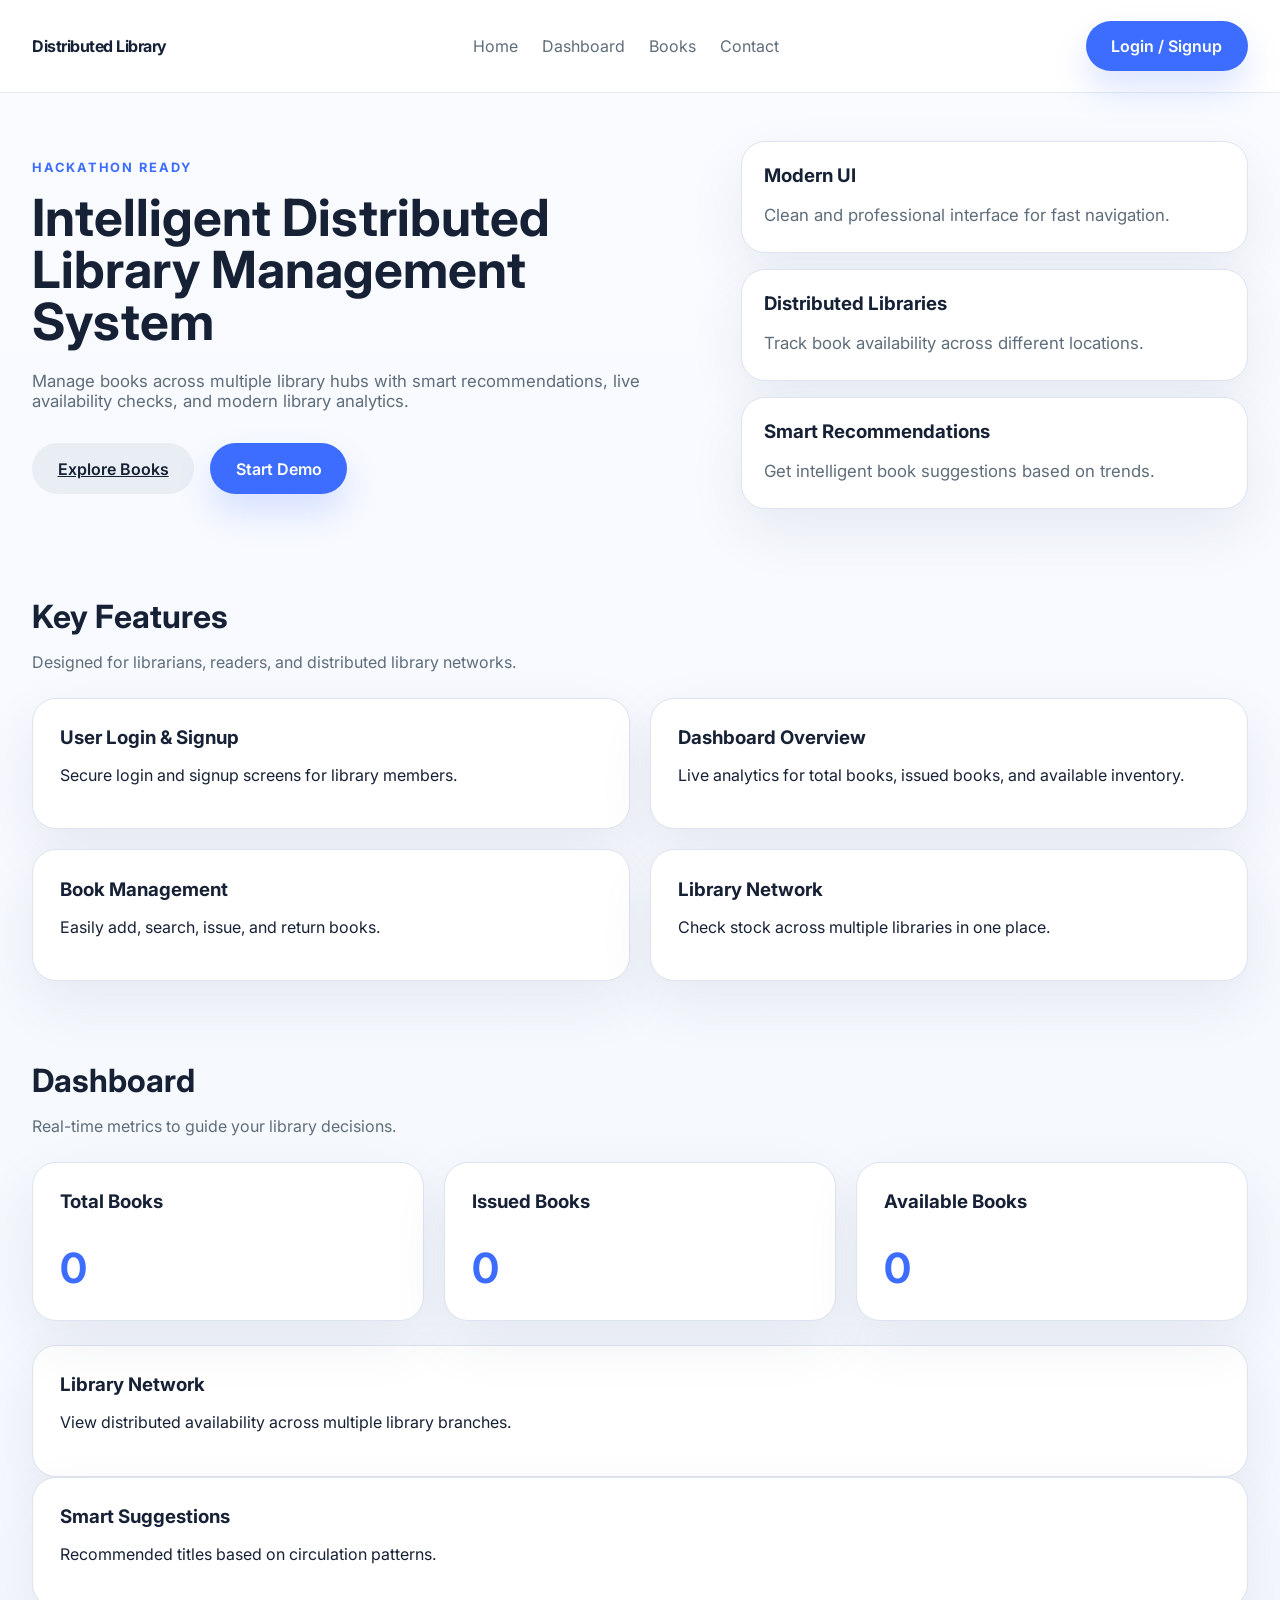
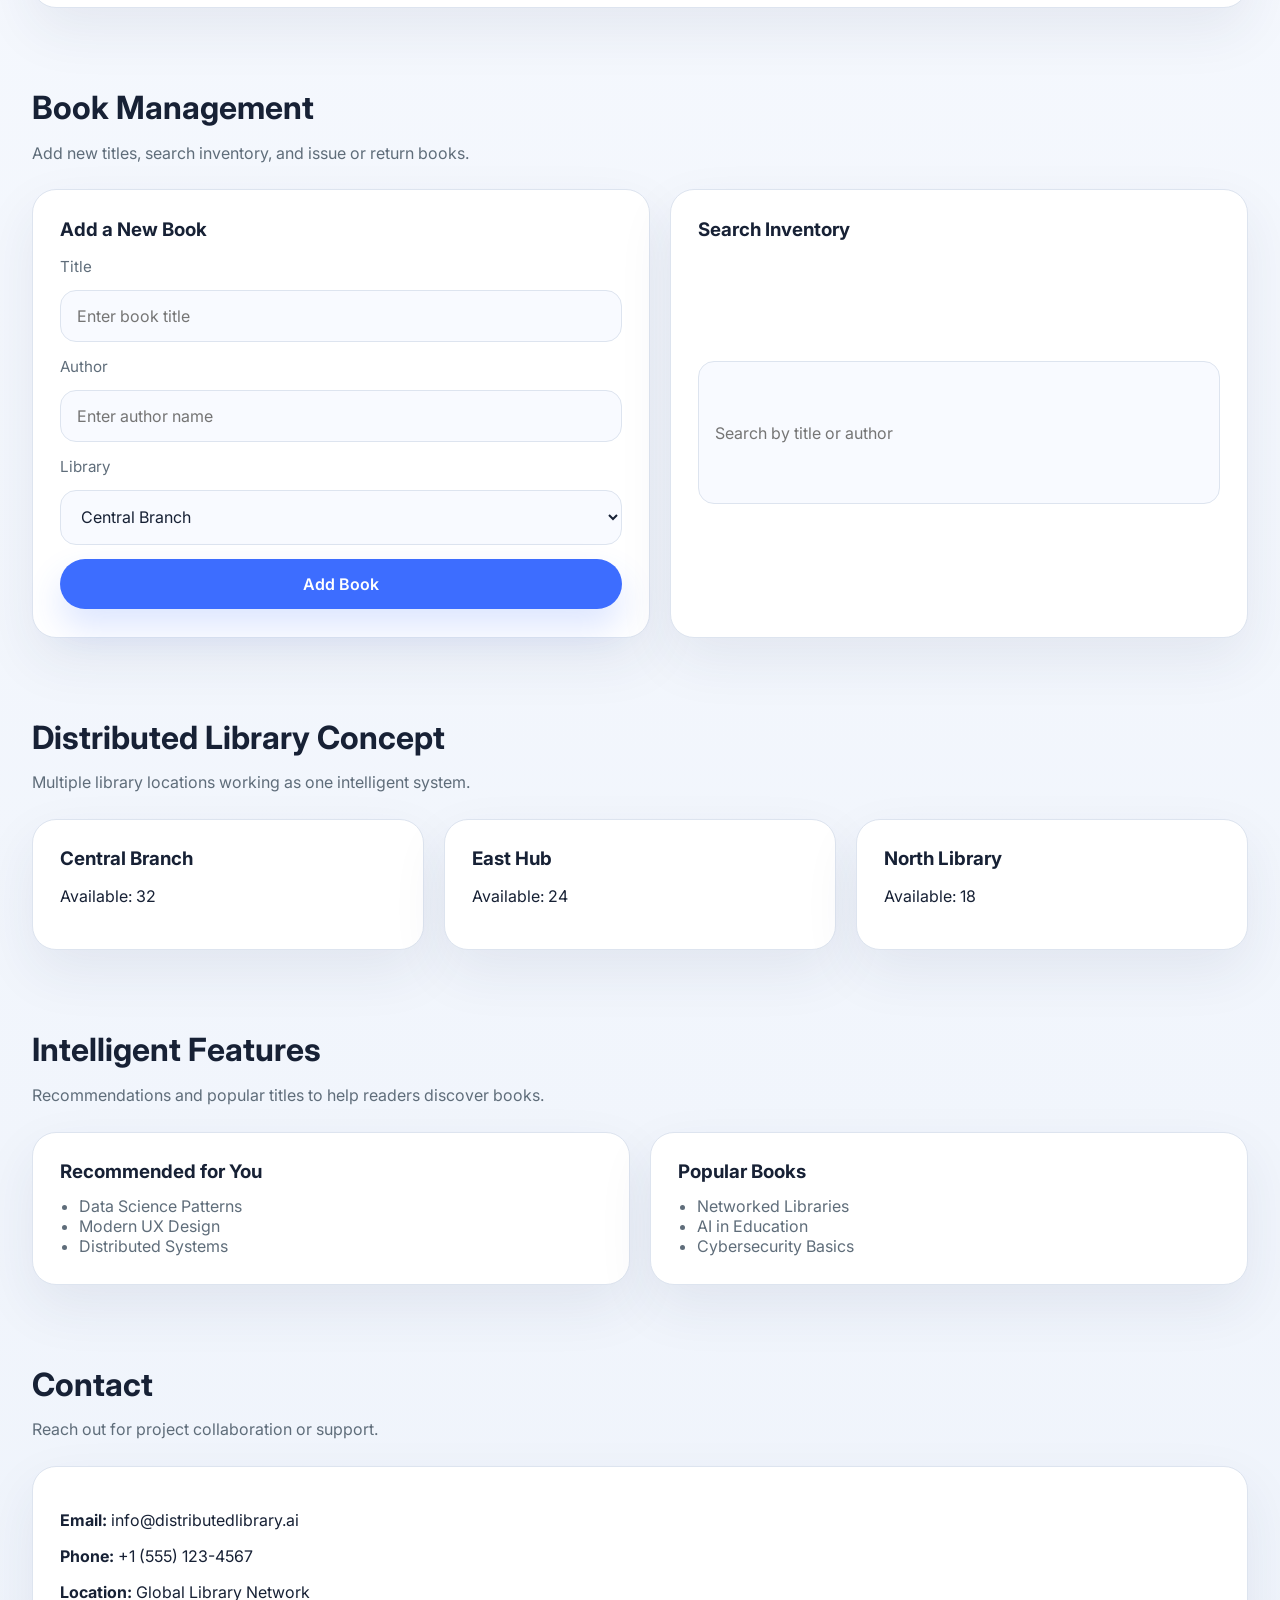
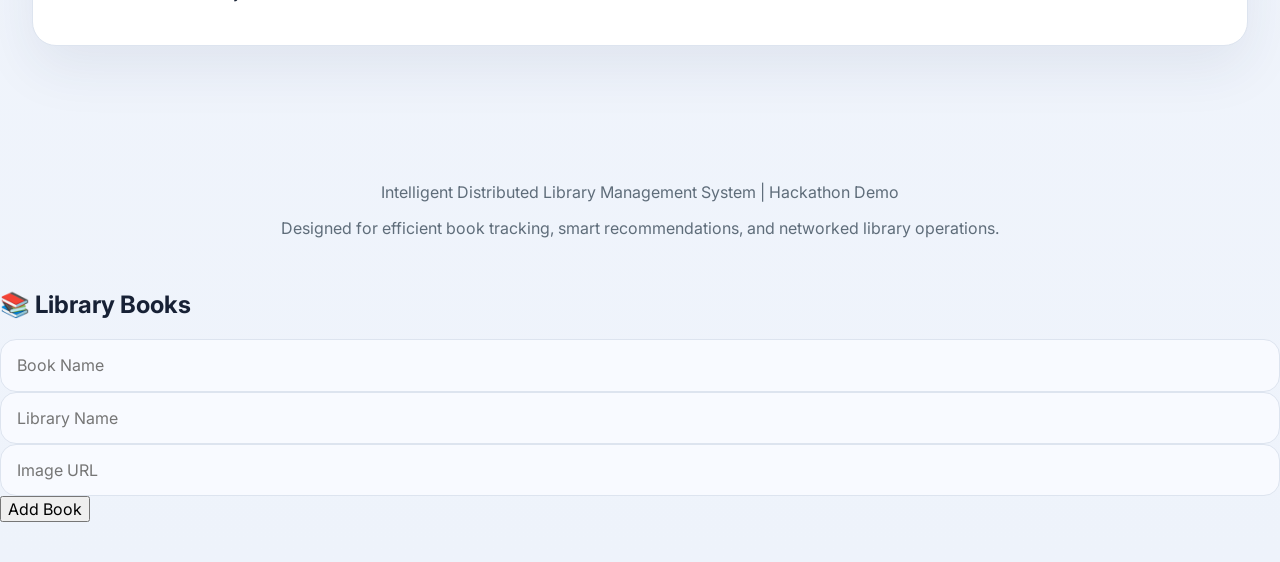
<file: index.html>
<!DOCTYPE html>
<html lang="en">
<head>
  <meta charset="UTF-8" />
  <meta name="viewport" content="width=device-width, initial-scale=1.0" />
  <title>Intelligent Distributed Library Management System</title>
  <link rel="stylesheet" href="styles.css" />
  <link rel="preconnect" href="https://fonts.googleapis.com" />
  <link rel="preconnect" href="https://fonts.gstatic.com" crossorigin />
  <link href="https://fonts.googleapis.com/css2?family=Inter:wght@400;500;600;700;800&display=swap" rel="stylesheet" />
</head>
<body>
  <header class="topbar">
    <div class="brand">Distributed Library</div>
    <nav class="nav-links">
      <a href="#home">Home</a>
      <a href="#dashboard">Dashboard</a>
      <a href="#books">Books</a>
      <a href="#contact">Contact</a>
    </nav>
    <button class="btn btn-primary" id="openLoginBtn">Login / Signup</button>
    <button class="menu-toggle" id="menuToggle">☰</button>
  </header>

  <main>
    <section class="hero" id="home">
      <div class="hero-copy">
        <span class="eyebrow">Hackathon Ready</span>
        <h1>Intelligent Distributed Library Management System</h1>
        <p>Manage books across multiple library hubs with smart recommendations, live availability checks, and modern library analytics.</p>
        <div class="hero-actions">
          <a href="#books" class="btn btn-secondary">Explore Books</a>
          <button class="btn btn-primary" id="openLoginBtn2">Start Demo</button>
        </div>
      </div>
      <div class="hero-cards">
        <article class="summary-card">
          <h3>Modern UI</h3>
          <p>Clean and professional interface for fast navigation.</p>
        </article>
        <article class="summary-card">
          <h3>Distributed Libraries</h3>
          <p>Track book availability across different locations.</p>
        </article>
        <article class="summary-card">
          <h3>Smart Recommendations</h3>
          <p>Get intelligent book suggestions based on trends.</p>
        </article>
      </div>
    </section>

    <section class="features-section">
      <div class="section-heading">
        <h2>Key Features</h2>
        <p>Designed for librarians, readers, and distributed library networks.</p>
      </div>
      <div class="feature-grid">
        <article class="feature-card">
          <h3>User Login & Signup</h3>
          <p>Secure login and signup screens for library members.</p>
        </article>
        <article class="feature-card">
          <h3>Dashboard Overview</h3>
          <p>Live analytics for total books, issued books, and available inventory.</p>
        </article>
        <article class="feature-card">
          <h3>Book Management</h3>
          <p>Easily add, search, issue, and return books.</p>
        </article>
        <article class="feature-card">
          <h3>Library Network</h3>
          <p>Check stock across multiple libraries in one place.</p>
        </article>
      </div>
    </section>

    <section class="dashboard-section" id="dashboard">
      <div class="section-heading">
        <h2>Dashboard</h2>
        <p>Real-time metrics to guide your library decisions.</p>
      </div>
      <div class="dashboard-grid">
        <article class="metric-card">
          <h3>Total Books</h3>
          <span id="totalBooks">0</span>
        </article>
        <article class="metric-card">
          <h3>Issued Books</h3>
          <span id="issuedBooks">0</span>
        </article>
        <article class="metric-card">
          <h3>Available Books</h3>
          <span id="availableBooks">0</span>
        </article>
      </div>
      <div class="dashboard-cards">
        <article class="insight-card">
          <h3>Library Network</h3>
          <p>View distributed availability across multiple library branches.</p>
        </article>
        <article class="insight-card">
          <h3>Smart Suggestions</h3>
          <p>Recommended titles based on circulation patterns.</p>
        </article>
      </div>
    </section>

    <section class="books-section" id="books">
      <div class="section-heading">
        <h2>Book Management</h2>
        <p>Add new titles, search inventory, and issue or return books.</p>
      </div>
      <div class="books-grid">
        <div class="book-panel">
          <h3>Add a New Book</h3>
          <form id="addBookForm">
            <label>Title</label>
            <input type="text" id="bookTitle" placeholder="Enter book title" required />
            <label>Author</label>
            <input type="text" id="bookAuthor" placeholder="Enter author name" required />
            <label>Library</label>
            <select id="bookLibrary">
              <option value="Central Branch">Central Branch</option>
              <option value="East Hub">East Hub</option>
              <option value="North Library">North Library</option>
            </select>
            <button type="submit" class="btn btn-primary">Add Book</button>
          </form>
        </div>
        <div class="book-panel search-panel">
          <h3>Search Inventory</h3>
          <input type="text" id="searchInput" placeholder="Search by title or author" />
          <div class="book-list" id="bookList"></div>
        </div>
      </div>
    </section>

    <section class="distributed-section">
      <div class="section-heading">
        <h2>Distributed Library Concept</h2>
        <p>Multiple library locations working as one intelligent system.</p>
      </div>
      <div class="library-grid" id="libraryGrid">
        <article class="library-card">
          <h3>Central Branch</h3>
          <p>Available: 32</p>
        </article>
        <article class="library-card">
          <h3>East Hub</h3>
          <p>Available: 24</p>
        </article>
        <article class="library-card">
          <h3>North Library</h3>
          <p>Available: 18</p>
        </article>
      </div>
    </section>

    <section class="intelligent-section">
      <div class="section-heading">
        <h2>Intelligent Features</h2>
        <p>Recommendations and popular titles to help readers discover books.</p>
      </div>
      <div class="recommendation-grid">
        <article class="recommendation-card">
          <h3>Recommended for You</h3>
          <ul id="recommendationList">
            <li>Data Science Patterns</li>
            <li>Modern UX Design</li>
            <li>Distributed Systems</li>
          </ul>
        </article>
        <article class="recommendation-card">
          <h3>Popular Books</h3>
          <ul id="popularList">
            <li>Networked Libraries</li>
            <li>AI in Education</li>
            <li>Cybersecurity Basics</li>
          </ul>
        </article>
      </div>
    </section>

    <section class="contact-section" id="contact">
      <div class="section-heading">
        <h2>Contact</h2>
        <p>Reach out for project collaboration or support.</p>
      </div>
      <div class="contact-card">
        <p><strong>Email:</strong> info@distributedlibrary.ai</p>
        <p><strong>Phone:</strong> +1 (555) 123-4567</p>
        <p><strong>Location:</strong> Global Library Network</p>
      </div>
    </section>
  </main>

  <footer class="footer">
    <p>Intelligent Distributed Library Management System | Hackathon Demo</p>
    <p>Designed for efficient book tracking, smart recommendations, and networked library operations.</p>
  </footer>

  <div class="modal-overlay hidden" id="authModal">
    <div class="modal-card">
      <button class="close-btn" id="closeModal">✕</button>
      <div class="auth-header">
        <h2 id="authTitle">Login to Library</h2>
        <p>Use the system interface to simulate a library management experience.</p>
      </div>
      <form id="authForm">
        <div class="auth-fields">
          <label>Email</label>
          <input type="email" id="authEmail" placeholder="name@example.com" required />
          <label>Password</label>
          <input type="password" id="authPassword" placeholder="Enter password" required />
        </div>
        <button type="submit" class="btn btn-primary">Login</button>
      </form>
      <div class="toggle-auth">
        <p id="toggleText">Don't have an account?</p>
        <button class="btn btn-secondary" id="switchAuth">Signup</button>
      </div>
    </div>
  </div>

  <script src="script.js"></script>
</body>
</html>
<section id="books">
    <h2>📚 Library Books</h2>

    <input type="text" id="bookName" placeholder="Book Name">
    <input type="text" id="libraryName" placeholder="Library Name">
    <input type="text" id="imageUrl" placeholder="Image URL">
    <button onclick="addBook()">Add Book</button>

    <div class="grid" id="bookGrid"></div>
</section>
</file>
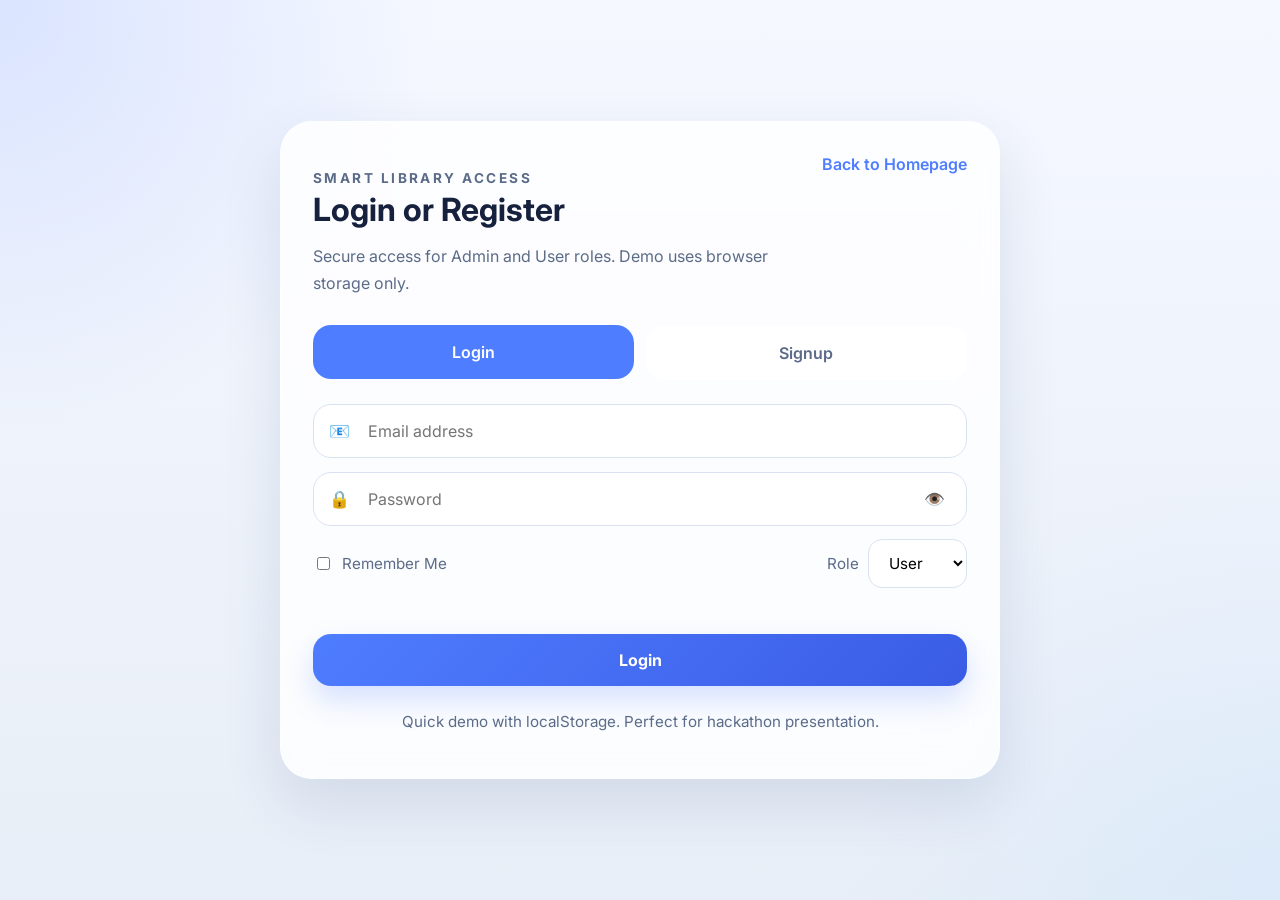
<file: auth.html>
<!DOCTYPE html>
<html lang="en">
<head>
  <meta charset="UTF-8" />
  <meta name="viewport" content="width=device-width, initial-scale=1.0" />
  <title>Library Login / Signup</title>
  <link rel="preconnect" href="https://fonts.googleapis.com" />
  <link rel="preconnect" href="https://fonts.gstatic.com" crossorigin />
  <link href="https://fonts.googleapis.com/css2?family=Inter:wght@400;500;600;700;800&display=swap" rel="stylesheet" />
  <link rel="stylesheet" href="auth.css" />
</head>
<body>
  <main class="auth-page">
    <div class="auth-panel glass-card">
      <div class="auth-head">
        <div>
          <p class="eyebrow">Smart Library Access</p>
          <h1>Login or Register</h1>
          <p>Secure access for Admin and User roles. Demo uses browser storage only.</p>
        </div>
        <a class="link-button" href="index.html">Back to Homepage</a>
      </div>

      <div class="tab-switcher">
        <button class="tab active" id="loginTab">Login</button>
        <button class="tab" id="signupTab">Signup</button>
      </div>

      <section class="form-card active" id="loginFormCard">
        <form id="loginForm" novalidate>
          <div class="input-group">
            <span class="icon">📧</span>
            <input type="email" id="loginEmail" placeholder="Email address" required />
          </div>

          <div class="input-group">
            <span class="icon">🔒</span>
            <input type="password" id="loginPassword" placeholder="Password" required minlength="8" />
            <button type="button" class="icon-btn" data-target="loginPassword">👁️</button>
          </div>

          <div class="row split-row">
            <label class="checkbox-label">
              <input type="checkbox" id="rememberMe" />
              Remember Me
            </label>
            <label class="small-label">
              Role
              <select id="loginRole">
                <option value="User">User</option>
                <option value="Admin">Admin</option>
              </select>
            </label>
          </div>

          <p class="message" id="loginMessage"></p>
          <button class="btn btn-primary" type="submit">Login</button>
        </form>
      </section>

      <section class="form-card" id="signupFormCard">
        <form id="signupForm" novalidate>
          <div class="input-group">
            <span class="icon">👤</span>
            <input type="text" id="signupName" placeholder="Full name" required />
          </div>

          <div class="input-group">
            <span class="icon">📧</span>
            <input type="email" id="signupEmail" placeholder="Email address" required />
          </div>

          <div class="input-group">
            <span class="icon">🔒</span>
            <input type="password" id="signupPassword" placeholder="Password" required minlength="8" />
            <button type="button" class="icon-btn" data-target="signupPassword">👁️</button>
          </div>

          <div class="row split-row">
            <label class="small-label">
              Role
              <select id="signupRole">
                <option value="User">User</option>
                <option value="Admin">Admin</option>
              </select>
            </label>
            <span class="hint">Password must be at least 8 characters.</span>
          </div>

          <p class="message" id="signupMessage"></p>
          <button class="btn btn-secondary" type="submit">Create Account</button>
        </form>
      </section>

      <div class="auth-footer">
        <p>Quick demo with localStorage. Perfect for hackathon presentation.</p>
      </div>
    </div>
  </main>

  <script src="auth.js"></script>
</body>
</html>
</file>
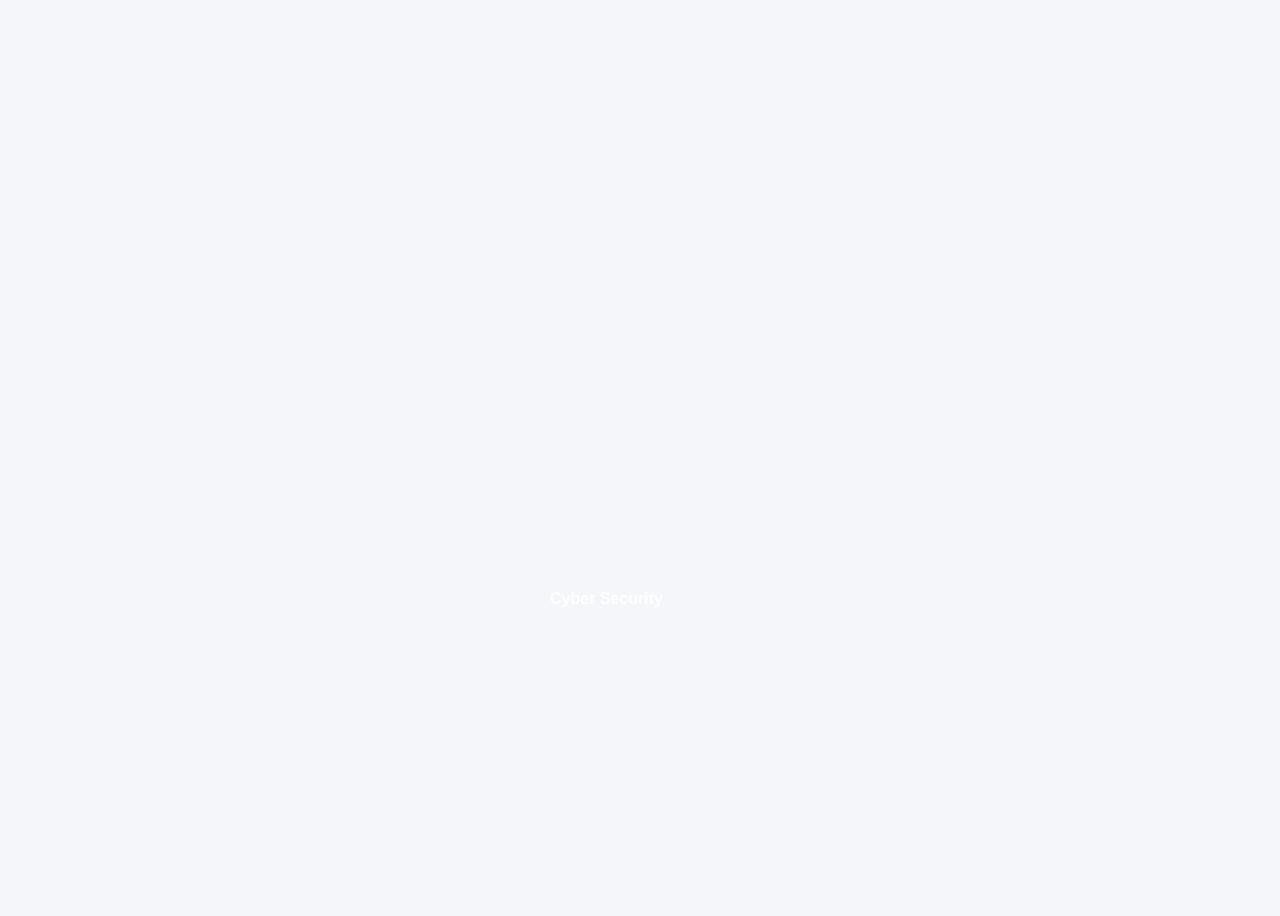
<file: book-annimation.html>
<!DOCTYPE html>
<html lang="en">
<head>
<meta charset="UTF-8">
<meta name="viewport" content="width=device-width, initial-scale=1.0">
<title>Book Animation</title>

<style>
body {
    background: #f4f6f9;
    font-family: Arial;
    display: flex;
    justify-content: center;
    align-items: center;
    height: 100vh;
}

/* Book container */
.book {
    width: 200px;
    height: 280px;
    perspective: 1000px;
}

/* Inner animation */
.book-inner {
    width: 100%;
    height: 100%;
    position: relative;
    transition: transform 1s;
    transform-style: preserve-3d;
}

/* Hover animation (open book) */
.book:hover .book-inner {
    transform: rotateY(-160deg);
}

/* Front cover */
.book-front, .book-back {
    position: absolute;
    width: 100%;
    height: 100%;
    backface-visibility: hidden;
    border-radius: 10px;
}

/* Book cover with image */
.book-front {
    background: url("https://images.unsplash.com/photo-1512820790803-83ca734da794") center/cover;
    color: white;
    display: flex;
    align-items: flex-end;
    padding: 10px;
    font-weight: bold;
}

/* Back side */
.book-back {
    background: white;
    transform: rotateY(180deg);
    padding: 15px;
    box-shadow: 0 4px 10px rgba(0,0,0,0.2);
}

button {
    margin-top: 10px;
    padding: 8px;
    background: #27ae60;
    color: white;
    border: none;
    cursor: pointer;
}
</style>

</head>
<body>

<div class="book">
    <div class="book-inner">
        
        <!-- Front Cover -->
        <div class="book-front">
            Cyber Security
        </div>

        <!-- Inside Page -->
        <div class="book-back">
            <h3>Cyber Security</h3>
            <p>Author: John Smith</p>
            <p>Category: Security</p>
            <button>Issue Book</button>
        </div>

    </div>
</div>

</body>
</html>
</file>
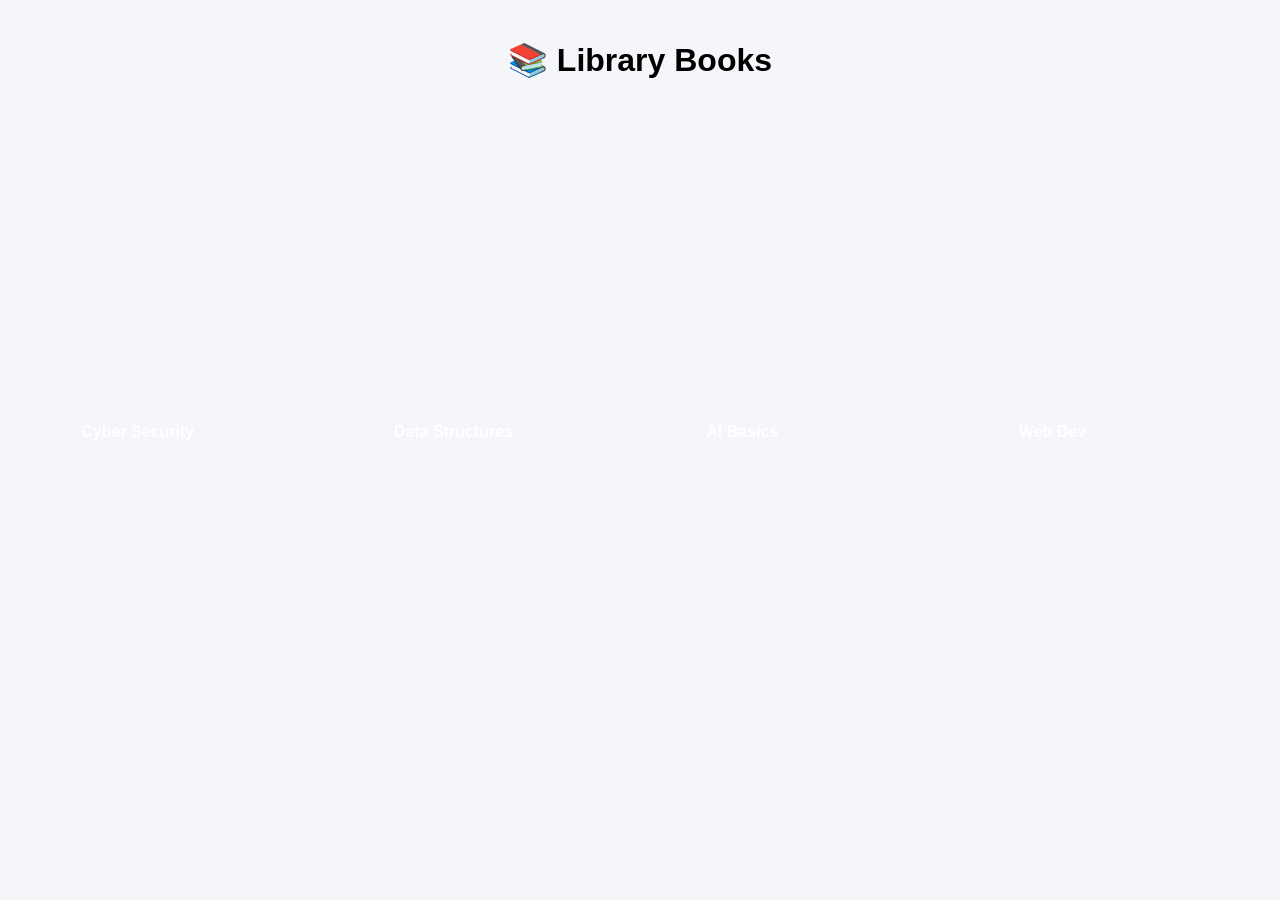
<file: books-grid.html>
<!DOCTYPE html>
<html lang="en">
<head>
<meta charset="UTF-8">
<meta name="viewport" content="width=device-width, initial-scale=1.0">
<title>Animated Books Grid</title>

<style>
body {
    margin: 0;
    font-family: Arial;
    background: #f4f6f9;
    text-align: center;
}

h1 {
    padding: 20px;
}

/* Grid layout */
.grid {
    display: grid;
    grid-template-columns: repeat(auto-fit, minmax(200px, 1fr));
    gap: 30px;
    padding: 30px;
}

/* Book */
.book {
    perspective: 1000px;
}

.book-inner {
    width: 200px;
    height: 280px;
    margin: auto;
    position: relative;
    transform-style: preserve-3d;
    transition: transform 1s;
}

.book:hover .book-inner {
    transform: rotateY(-160deg);
}

.book-front, .book-back {
    position: absolute;
    width: 100%;
    height: 100%;
    border-radius: 10px;
    backface-visibility: hidden;
}

/* Front with image */
.book-front {
    background-size: cover;
    background-position: center;
    display: flex;
    align-items: flex-end;
    color: white;
    padding: 10px;
    font-weight: bold;
}

/* Back */
.book-back {
    background: white;
    transform: rotateY(180deg);
    padding: 15px;
    box-shadow: 0 5px 15px rgba(0,0,0,0.2);
}

button {
    margin-top: 10px;
    padding: 8px;
    background: #27ae60;
    color: white;
    border: none;
    cursor: pointer;
}

button:hover {
    background: #2ecc71;
}
</style>

</head>
<body>

<h1>📚 Library Books</h1>

<div class="grid">

    <!-- Book 1 -->
    <div class="book">
        <div class="book-inner">
            <div class="book-front" style="background-image:url('https://images.unsplash.com/photo-1512820790803-83ca734da794')">
                Cyber Security
            </div>
            <div class="book-back">
                <h3>Cyber Security</h3>
                <p>Author: John</p>
                <button>Issue</button>
            </div>
        </div>
    </div>

    <!-- Book 2 -->
    <div class="book">
        <div class="book-inner">
            <div class="book-front" style="background-image:url('https://images.unsplash.com/photo-1524995997946-a1c2e315a42f')">
                Data Structures
            </div>
            <div class="book-back">
                <h3>Data Structures</h3>
                <p>Author: Mark</p>
                <button>Issue</button>
            </div>
        </div>
    </div>

    <!-- Book 3 -->
    <div class="book">
        <div class="book-inner">
            <div class="book-front" style="background-image:url('https://images.unsplash.com/photo-1495446815901-a7297e633e8d')">
                AI Basics
            </div>
            <div class="book-back">
                <h3>AI Basics</h3>
                <p>Author: Smith</p>
                <button>Issue</button>
            </div>
        </div>
    </div>

    <!-- Book 4 -->
    <div class="book">
        <div class="book-inner">
            <div class="book-front" style="background-image:url('https://images.unsplash.com/photo-1516979187457-637abb4f9353')">
                Web Dev
            </div>
            <div class="book-back">
                <h3>Web Development</h3>
                <p>Author: Alex</p>
                <button>Issue</button>
            </div>
        </div>
    </div>

</div>

</body>
</html>
</file>
<file: styles.css>
:root {
  --bg: #f6f8fb;
  --surface: #ffffff;
  --surface-strong: #e9eef5;
  --text: #172135;
  --muted: #5f6d7a;
  --primary: #3d6dff;
  --primary-soft: #d8e4ff;
  --accent: #34c7a3;
  --border: #dde4ef;
  --shadow: 0 22px 55px rgba(35, 55, 90, 0.08);
}

* {
  box-sizing: border-box;
}

html,
body {
  margin: 0;
  min-height: 100%;
  font-family: 'Inter', system-ui, sans-serif;
  background: linear-gradient(180deg, #f9fbff 0%, #eef3fb 100%);
  color: var(--text);
}

img {
  max-width: 100%;
}

button,
input,
select {
  font: inherit;
}

button {
  cursor: pointer;
}

.topbar {
  display: flex;
  align-items: center;
  justify-content: space-between;
  gap: 1rem;
  padding: 1.3rem 2rem;
  position: sticky;
  top: 0;
  background: rgba(255, 255, 255, 0.95);
  backdrop-filter: blur(14px);
  border-bottom: 1px solid rgba(221, 228, 239, 0.75);
  z-index: 10;
}

.brand {
  font-weight: 700;
  letter-spacing: -0.03em;
}

.nav-links {
  display: flex;
  gap: 1.5rem;
}

.nav-links a {
  color: var(--muted);
  text-decoration: none;
  transition: color 0.2s ease;
}

.nav-links a:hover {
  color: var(--text);
}

.menu-toggle {
  display: none;
  border: none;
  background: transparent;
  font-size: 1.4rem;
}

.btn {
  border: none;
  border-radius: 999px;
  padding: 0.95rem 1.6rem;
  font-weight: 600;
  transition: transform 0.2s ease, box-shadow 0.2s ease, background 0.2s ease;
}

.btn:hover {
  transform: translateY(-1px);
}

.btn-primary {
  background: var(--primary);
  color: white;
  box-shadow: 0 18px 35px rgba(61, 109, 255, 0.18);
}

.btn-secondary {
  background: var(--surface-strong);
  color: var(--text);
}

main {
  padding: 0 2rem 3rem;
}

.section-heading {
  max-width: 720px;
  margin-bottom: 1.4rem;
}

.section-heading h2 {
  margin: 0;
  font-size: clamp(2rem, 2.5vw, 2.7rem);
}

.section-heading p {
  margin: 0.8rem 0 0;
  color: var(--muted);
  line-height: 1.7;
}

.hero {
  display: grid;
  grid-template-columns: 1.2fr 0.9fr;
  gap: 2rem;
  align-items: center;
  padding: 3rem 0;
}

.hero-copy {
  max-width: 620px;
}

.eyebrow {
  display: inline-block;
  margin-bottom: 1rem;
  color: var(--primary);
  font-weight: 700;
  text-transform: uppercase;
  letter-spacing: 0.15em;
  font-size: 0.8rem;
}

.hero h1 {
  margin: 0;
  font-size: clamp(2.8rem, 4vw, 4.5rem);
  line-height: 1.02;
}

.hero p {
  margin: 1.5rem 0 2rem;
  font-size: 1.05rem;
  max-width: 640px;
  color: var(--muted);
}

.hero-actions {
  display: flex;
  flex-wrap: wrap;
  gap: 1rem;
}

.hero-cards {
  display: grid;
  gap: 1rem;
}

.summary-card,
.feature-card,
.metric-card,
.insight-card,
.book-panel,
.recommendation-card,
.library-card,
.contact-card,
.modal-card {
  background: var(--surface);
  border: 1px solid var(--border);
  border-radius: 24px;
  box-shadow: var(--shadow);
}

.summary-card {
  padding: 1.4rem;
}

.summary-card h3,
.feature-card h3,
.metric-card h3,
.insight-card h3,
.book-panel h3,
.recommendation-card h3,
.library-card h3,
.contact-card strong,
.auth-header h2 {
  margin: 0 0 0.85rem;
}

.summary-card p {
  margin: 0;
  color: var(--muted);
  line-height: 1.7;
}

.features-section,
.dashboard-section,
.books-section,
.distributed-section,
.intelligent-section,
.contact-section {
  padding: 2.5rem 0;
}

.feature-grid,
.dashboard-grid,
.books-grid,
.library-grid,
.recommendation-grid {
  display: grid;
  gap: 1.25rem;
}

.feature-grid {
  grid-template-columns: repeat(2, minmax(0, 1fr));
}

.feature-card,
.metric-card,
.insight-card,
.library-card,
.recommendation-card {
  padding: 1.7rem;
}

.metric-card {
  display: flex;
  flex-direction: column;
  gap: 1rem;
}

.metric-card span {
  font-size: 2.6rem;
  font-weight: 700;
  color: var(--primary);
}

.dashboard-grid {
  grid-template-columns: repeat(3, minmax(0, 1fr));
  margin-bottom: 1.5rem;
}

.dashboard-cards {
  grid-template-columns: repeat(2, minmax(0, 1fr));
}

.books-grid {
  grid-template-columns: 1.07fr 1fr;
}

.book-panel {
  padding: 1.7rem;
}

.book-panel h3 {
  margin-bottom: 1rem;
}

.book-panel form,
.search-panel {
  display: grid;
  gap: 0.9rem;
}

label {
  font-size: 0.95rem;
  color: var(--muted);
  display: block;
}

input,
select {
  width: 100%;
  padding: 0.95rem 1rem;
  border-radius: 16px;
  border: 1px solid var(--border);
  background: #f8faff;
  color: var(--text);
  outline: none;
}

input:focus,
select:focus {
  border-color: rgba(61, 109, 255, 0.4);
  box-shadow: 0 0 0 4px rgba(61, 109, 255, 0.08);
}

.book-list {
  display: grid;
  gap: 0.8rem;
}

.card-row {
  display: flex;
  flex-wrap: wrap;
  justify-content: space-between;
  gap: 0.8rem;
}

.book-card {
  padding: 1rem;
  border-radius: 20px;
  border: 1px solid var(--border);
  background: #fcfdff;
  transition: transform 0.2s ease, border-color 0.2s ease;
}

.book-card:hover {
  transform: translateY(-2px);
  border-color: rgba(61, 109, 255, 0.22);
}

.book-card h4 {
  margin: 0 0 0.6rem;
}

.book-card p {
  margin: 0.35rem 0;
  color: var(--muted);
  line-height: 1.5;
}

.card-actions {
  display: flex;
  gap: 0.5rem;
  flex-wrap: wrap;
  margin-top: 1rem;
}

.card-actions button {
  padding: 0.7rem 1rem;
}

.library-grid {
  grid-template-columns: repeat(3, minmax(0, 1fr));
}

.recommendation-grid {
  grid-template-columns: repeat(2, minmax(0, 1fr));
}

.recommendation-card ul,
.popular-card ul {
  padding-left: 1.2rem;
  margin: 0.6rem 0 0;
  color: var(--muted);
}

.contact-card {
  padding: 1.7rem;
}

.footer {
  text-align: center;
  padding: 2rem 0 1rem;
  color: var(--muted);
}

.modal-overlay {
  position: fixed;
  inset: 0;
  display: grid;
  place-items: center;
  background: rgba(23, 33, 53, 0.32);
  z-index: 50;
}

.hidden {
  display: none;
}

.modal-card {
  width: min(520px, calc(100% - 2rem));
  padding: 2rem;
  position: relative;
}

.close-btn {
  position: absolute;
  right: 1rem;
  top: 1rem;
  border: none;
  background: transparent;
  font-size: 1.2rem;
}

.auth-header {
  margin-bottom: 1.5rem;
}

.auth-header p {
  color: var(--muted);
  margin: 0.65rem 0 0;
}

.auth-fields {
  display: grid;
  gap: 1rem;
}

.toggle-auth {
  display: flex;
  justify-content: space-between;
  align-items: center;
  margin-top: 1.25rem;
}

@media (max-width: 960px) {
  .hero {
    grid-template-columns: 1fr;
  }

  .feature-grid,
  .dashboard-grid,
  .books-grid,
  .library-grid,
  .recommendation-grid {
    grid-template-columns: 1fr;
  }

  .dashboard-section,
  .books-section,
  .distributed-section,
  .intelligent-section,
  .contact-section {
    padding: 1.8rem 0;
  }
}

@media (max-width: 720px) {
  .topbar {
    flex-wrap: wrap;
    justify-content: center;
  }

  .nav-links {
    display: none;
    flex-direction: column;
    width: 100%;
    gap: 0.8rem;
    margin-top: 1rem;
  }

  .menu-toggle {
    display: block;
  }

  .nav-links.active {
    display: flex;
  }

  .hero p {
    font-size: 1rem;
  }
}
/* GRID */
.grid {
    display: grid;
    grid-template-columns: repeat(auto-fit, minmax(200px, 1fr));
    gap: 30px;
    padding: 20px;
}

/* BOOK */
.book {
    perspective: 1000px;
}

.book-inner {
    width: 200px;
    height: 280px;
    margin: auto;
    position: relative;
    transform-style: preserve-3d;
    transition: transform 1s;
}

.book:hover .book-inner {
    transform: rotateY(-160deg);
}

.book-front, .book-back {
    position: absolute;
    width: 100%;
    height: 100%;
    border-radius: 10px;
    backface-visibility: hidden;
}

.book-front {
    background-size: cover;
    background-position: center;
    display: flex;
    align-items: flex-end;
    color: white;
    padding: 10px;
    font-weight: bold;
}

.book-back {
    background: white;
    transform: rotateY(180deg);
    padding: 15px;
    box-shadow: 0 5px 15px rgba(0,0,0,0.2);
}
</file>
<file: auth.css>
:root {
  color-scheme: light;
  --bg: #eef4fb;
  --surface: rgba(255, 255, 255, 0.82);
  --surface-strong: rgba(255, 255, 255, 0.95);
  --border: rgba(255, 255, 255, 0.6);
  --text: #16213e;
  --muted: #5b6b88;
  --primary: #4f7dff;
  --primary-soft: #e7edff;
  --success: #2aaf82;
  --danger: #df4b6c;
  --shadow: 0 24px 60px rgba(36, 54, 115, 0.12);
}

* {
  box-sizing: border-box;
}

body {
  margin: 0;
  min-height: 100vh;
  font-family: 'Inter', system-ui, sans-serif;
  background: radial-gradient(circle at top left, rgba(79, 125, 255, 0.16), transparent 28%),
    radial-gradient(circle at bottom right, rgba(166, 214, 255, 0.2), transparent 28%),
    linear-gradient(180deg, #f5f8ff 0%, #e8eef7 100%);
  color: var(--text);
}

button,
input,
select {
  font: inherit;
}

button {
  cursor: pointer;
}

.auth-page {
  display: grid;
  min-height: 100vh;
  place-items: center;
  padding: 2rem;
}

.auth-panel {
  width: min(720px, 100%);
  padding: 2rem;
  border-radius: 32px;
  background: var(--surface);
  border: 1px solid var(--border);
  box-shadow: var(--shadow);
  backdrop-filter: blur(18px);
}

.auth-head {
  display: flex;
  align-items: flex-start;
  justify-content: space-between;
  gap: 1rem;
  margin-bottom: 1.8rem;
}

.eyebrow {
  margin: 0 0 0.75rem;
  color: var(--primary);
  font-size: 0.85rem;
  letter-spacing: 0.18em;
  font-weight: 700;
  text-transform: uppercase;
}

.auth-head h1 {
  margin: 0;
  font-size: clamp(2rem, 2.5vw, 2.3rem);
}

.auth-head p {
  margin: 0.85rem 0 0;
  color: var(--muted);
  max-width: 47ch;
  line-height: 1.7;
}

.link-button {
  color: var(--primary);
  text-decoration: none;
  font-weight: 600;
  align-self: start;
}

.tab-switcher {
  display: grid;
  grid-template-columns: repeat(2, 1fr);
  gap: 0.7rem;
  margin-bottom: 1.5rem;
}

.tab {
  padding: 1rem 1.2rem;
  border-radius: 18px;
  border: 1px solid transparent;
  background: rgba(255, 255, 255, 0.8);
  color: var(--muted);
  font-weight: 600;
  transition: background 0.25s ease, color 0.25s ease, transform 0.2s ease;
}

.tab.active {
  background: var(--primary);
  color: white;
  transform: translateY(-1px);
}

.form-card {
  display: none;
  gap: 1rem;
}

.form-card.active {
  display: grid;
}

.input-group {
  position: relative;
  display: grid;
  gap: 0.5rem;
  margin-bottom: 0.85rem;
}

.input-group input,
.input-group select {
  width: 100%;
  padding: 1rem 1.1rem 1rem 3.4rem;
  border-radius: 18px;
  border: 1px solid #d8e2f1;
  background: rgba(255, 255, 255, 0.92);
  color: var(--text);
  transition: border-color 0.2s ease, box-shadow 0.2s ease;
}

.input-group input:focus,
.input-group select:focus {
  outline: none;
  border-color: rgba(79, 125, 255, 0.55);
  box-shadow: 0 0 0 5px rgba(79, 125, 255, 0.1);
}

.icon {
  position: absolute;
  left: 1rem;
  top: 50%;
  transform: translateY(-50%);
  font-size: 1.05rem;
}

.icon-btn {
  position: absolute;
  right: 1rem;
  top: 50%;
  transform: translateY(-50%);
  border: none;
  background: transparent;
  font-size: 1.05rem;
  cursor: pointer;
}

.row {
  display: flex;
  flex-wrap: wrap;
  align-items: center;
  gap: 1rem;
  margin-bottom: 1rem;
}

.split-row {
  justify-content: space-between;
}

.checkbox-label,
.small-label {
  display: inline-flex;
  align-items: center;
  gap: 0.55rem;
  color: var(--muted);
  font-size: 0.95rem;
}

.checkbox-label input {
  accent-color: var(--primary);
}

.small-label select {
  border-radius: 14px;
  padding: 0.8rem 1rem;
  border: 1px solid #d8e2f1;
  background: rgba(255, 255, 255, 0.95);
}

.hint {
  color: var(--muted);
  font-size: 0.9rem;
}

.btn {
  width: 100%;
  border: none;
  border-radius: 18px;
  padding: 1rem 1.2rem;
  font-weight: 700;
  transition: transform 0.2s ease, filter 0.2s ease;
}

.btn:hover {
  transform: translateY(-1px);
}

.btn-primary {
  background: linear-gradient(135deg, #4f7dff, #3a5ce5);
  color: white;
  box-shadow: 0 14px 30px rgba(79, 125, 255, 0.22);
}

.btn-secondary {
  background: #f8fbff;
  color: var(--text);
}

.message {
  min-height: 1.5rem;
  margin: 0 0 0.4rem;
  color: var(--danger);
  font-size: 0.95rem;
}

.message.success {
  color: var(--success);
}

.auth-footer {
  margin-top: 1.6rem;
  text-align: center;
  color: var(--muted);
  font-size: 0.95rem;
}

@media (max-width: 640px) {
  .auth-head {
    flex-direction: column;
    gap: 1rem;
  }

  .tab-switcher {
    grid-template-columns: 1fr;
  }

  .split-row {
    flex-direction: column;
    align-items: stretch;
  }
}
</file>
